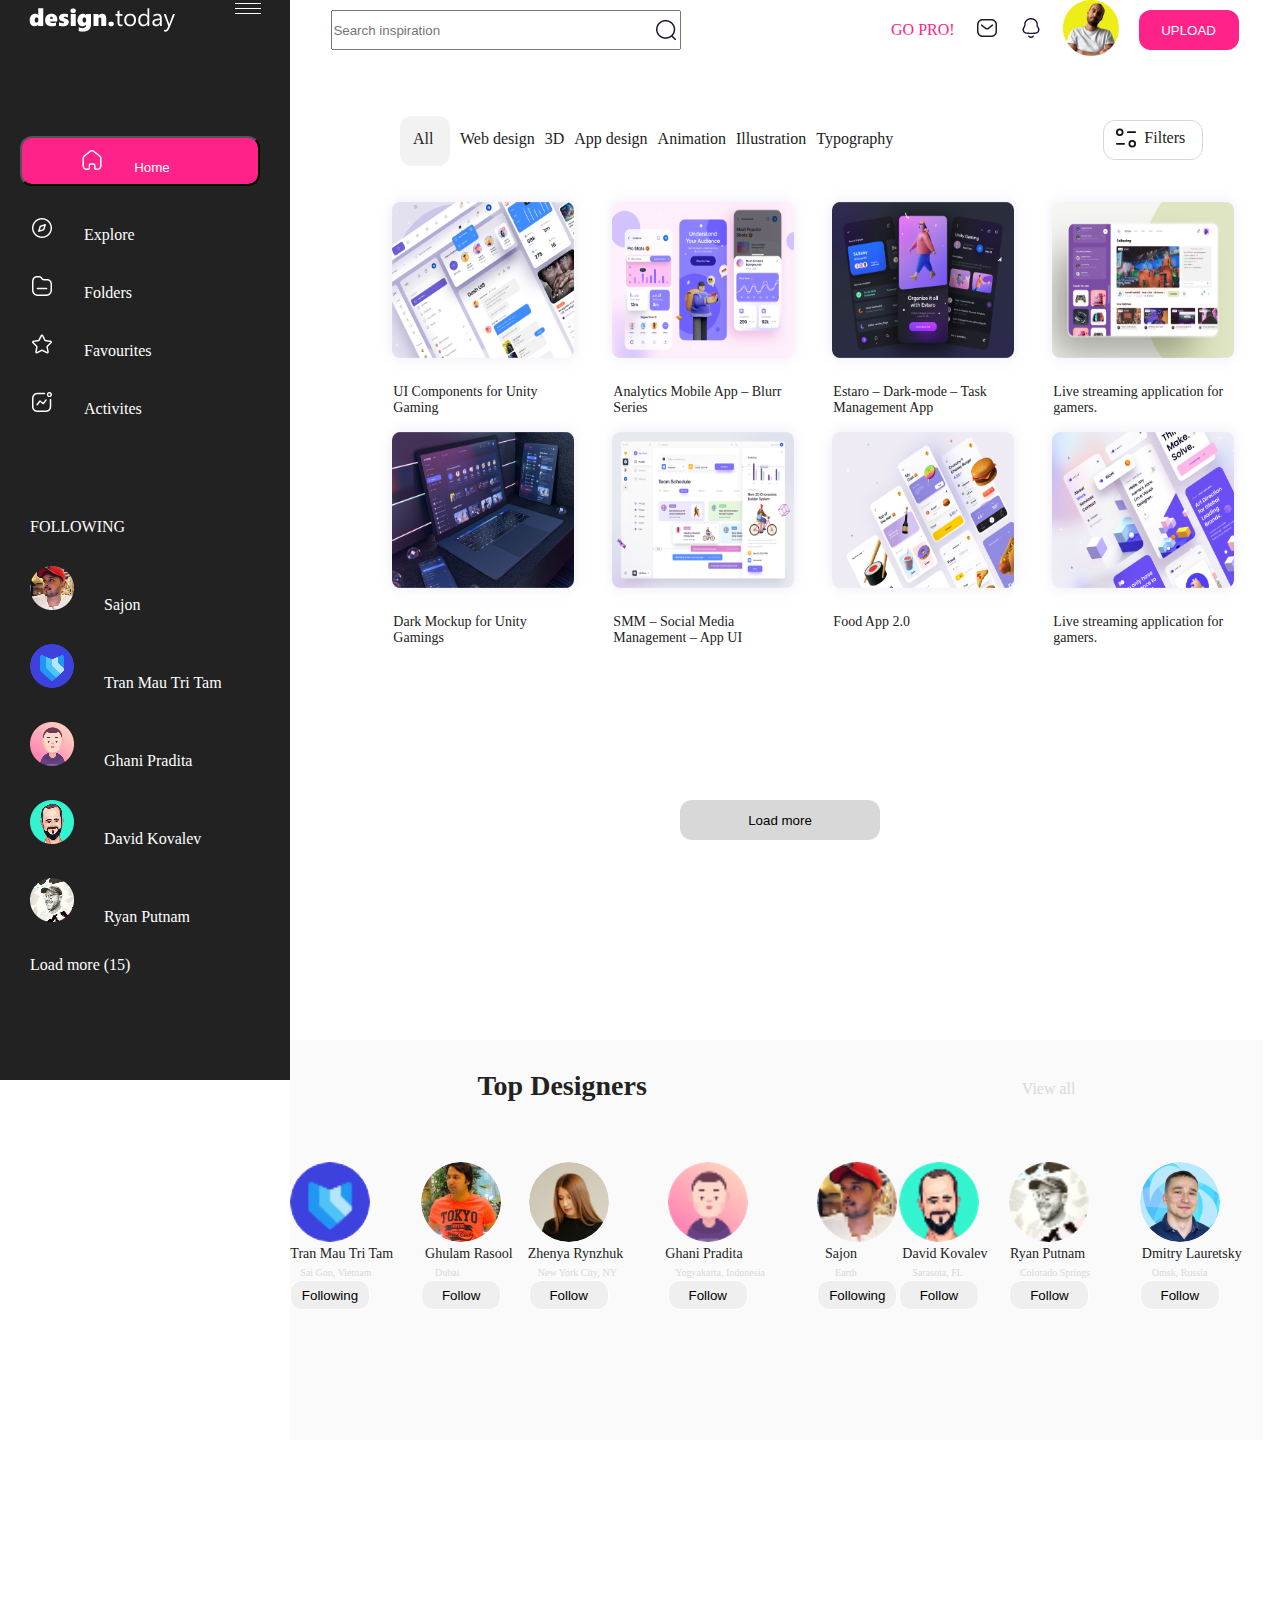
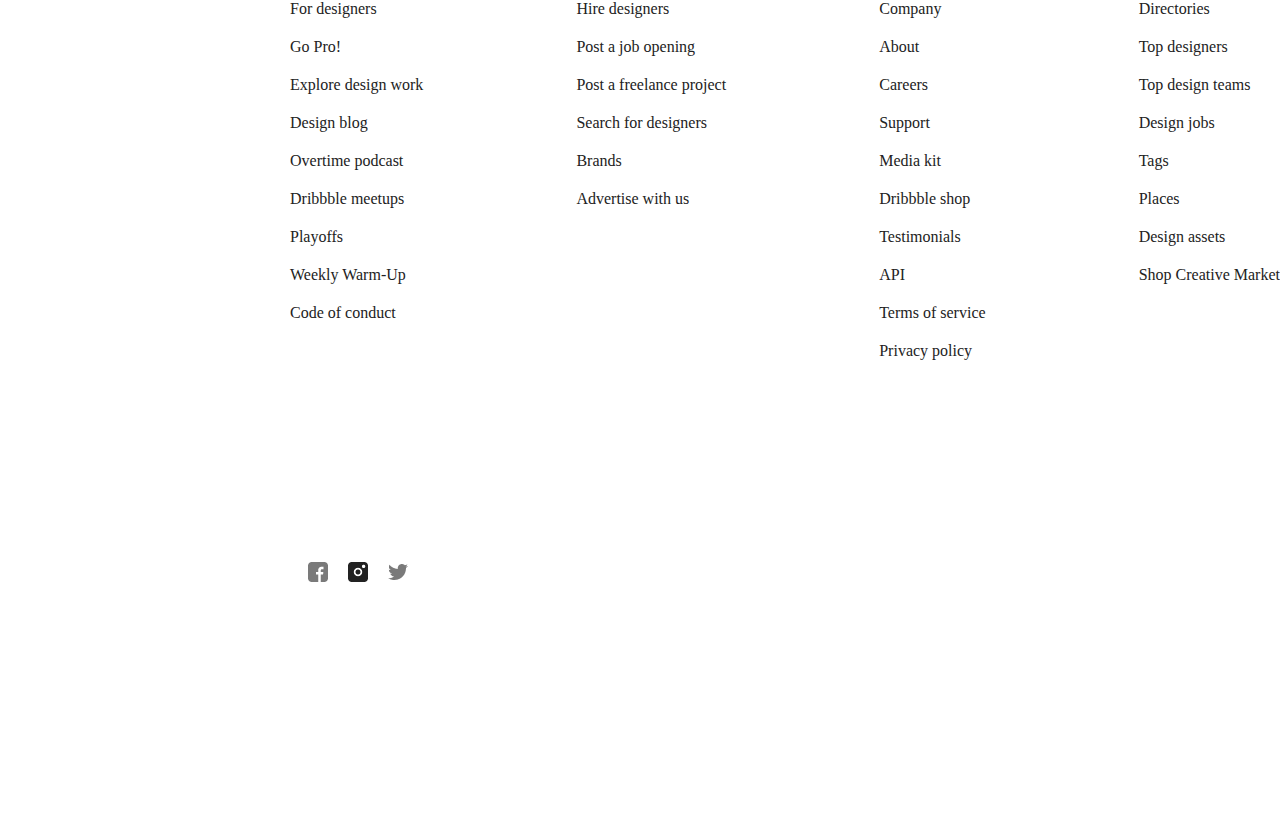
<file: index.html>
<!DOCTYPE html>
<html lang="en">
  <head>
    <meta charset="UTF-8" />
    <meta http-equiv="X-UA-Compatible" content="IE=edge" />
    <meta name="viewport" content="width=device-width, initial-scale=1.0" />
    <meta name="description" content="Shualeduri" />
    <meta name="google" content="nopagereadaloud" />
    <meta name="googlebot" content="notranslate" />
    <meta name="google" content="nositelinkssearchbox" />
    <meta
      property="og:url"
      content="http://www.nytimes.com/2015/02/19/arts/international/when-great-minds-dont-think-alike.html"
    />
    <meta property="og:type" content="Shualeduri" />
    <meta property="og:title" content="Shualeduri" />
    <meta property="og:description" content="Shualeduri" />
    <meta property="og:image" content="image" />
    <title>Shualeduri</title>
    <link rel="stylesheet" href="style.css" />
  </head>
  <body>
    <div class="sidebar">
      <div class="top-menu">
        <a href="#"><img src="images/design.today.png" alt="" /></a>
        <a href="#"><img src="images/Group 7.png" alt="" /></a>
      </div>
      <div class="mid-menu">
        <nav>
          <ul>
            <li>
              <button class="home-btn" id="home-btn">
                <img src="images/Component 5 – 2.png" alt="" /><span>Home</span>
              </button>
            </li>
            <li>
              <a href="#"
                ><img src="images/Component 3 – 2.png" alt="" /><span
                  >Explore</span
                ></a
              >
            </li>
            <li>
              <a href="#"
                ><img src="images/Component 4 – 2.png" alt="" /><span
                  >Folders</span
                ></a
              >
            </li>
            <li>
              <a href="#"
                ><img src="images/Component 8 – 2.png" alt="" /><span
                  >Favourites</span
                ></a
              >
            </li>
            <li>
              <a href="#"
                ><img src="images/Component 1 – 2.png" alt="" /><span
                  >Activites</span
                ></a
              >
            </li>
          </ul>
        </nav>
        <div class="bottom-menu">
          <span>FOLLOWING</span>
          <nav>
            <ul>
              <li>
                <a href="#"
                  ><img src="images/Rectangle 40.png" alt="" /><span
                    >Sajon</span
                  ></a
                >
              </li>
              <li>
                <a href="#"
                  ><img src="images/Rectangle 41.png" alt="" /><span
                    >Tran Mau Tri Tam</span
                  >
                </a>
              </li>
              <li>
                <a href="#"
                  ><img src="images/Rectangle 42.png" alt="" /><span
                    >Ghani Pradita</span
                  ></a
                >
              </li>
              <li>
                <a href="#"
                  ><img src="images/Rectangle 43.png" alt="" /><span
                    >David Kovalev</span
                  ></a
                >
              </li>
              <li>
                <a href="#"
                  ><img src="images/Rectangle 44.png" alt="" /><span
                    >Ryan Putnam</span
                  ></a
                >
              </li>
            </ul>
          </nav>
          <span>Load more (15)</span>
        </div>
      </div>
    </div>
    <header>
      <input type="text" placeholder="Search inspiration" class="search-bar" />
      <img src="images/Component 9 – 2.png" alt="" class="search-icon" />
      <nav>
        <ul class="header-nav">
          <li class="header-li"><a href="#" class="nav-text"> GO PRO!</a></li>
          <li class="header-li">
            <a href="#"
              ><img src="images/Component 11 – 2.png" alt="email"
            /></a>
          </li>
          <li class="header-li">
            <a href="#"><img src="images/Component 7 – 2.png" alt="bell" /></a>
          </li>
          <li class="header-li">
            <a
              href="file:///C:/Users/ASUS/Desktop/Shualeduri/Shualeduri/inner.html"
              target="_self"
              ><img src="images/Group 33.png" alt="profile icon"
            /></a>
          </li>
          <li class="header-li"><button class="upload-btn">UPLOAD</button></li>
        </ul>
      </nav>
    </header>
    <main>
      <section class="images">
        <nav class="section-nav">
          <ul class="section-list">
            <li>
              <div class="all">
                <a href="#" class="section-list-items all-item">All</a>
              </div>
            </li>
            <li><a href="#" class="section-list-items">Web design</a></li>
            <li><a href="#" class="section-list-items">3D</a></li>
            <li><a href="#" class="section-list-items">App design</a></li>
            <li><a href="#" class="section-list-items">Animation</a></li>
            <li><a href="#" class="section-list-items">Illustration</a></li>
            <li><a href="#" class="section-list-items">Typography</a></li>
          </ul>
          <div class="filter-box">
            <a href="#">
              <img src="images/Group 18.svg" alt="" class="filters-img" />
              <span class="filters">Filters</span>
            </a>
          </div>
        </nav>
        <div class="images-part">
          <div>
            <img src="images/Rectangle 45.png" alt="" class="img" />
            <p>UI Components for Unity Gaming</p>
          </div>
          <div>
            <img src="images/Rectangle 46.png" alt="" class="img first-img" />
            <p>Analytics Mobile App – Blurr Series</p>
          </div>
          <div>
            <img src="images/Rectangle 47.png" alt="" class="img" />
            <p>Estaro – Dark-mode – Task Management App</p>
          </div>
          <div>
            <img src="images/Rectangle 48.png" alt="" class="img" />
            <p>Live streaming application for gamers.</p>
          </div>
          <div>
            <img src="images/Rectangle 49.png" alt="" class="img" />
            <p>Dark Mockup for Unity Gamings</p>
          </div>
          <div>
            <img src="images/Rectangle 50.png" alt="" class="img" />
            <p>SMM – Social Media Management – App UI</p>
          </div>
          <div>
            <img src="images/Rectangle 51.png" alt="" class="img" />
            <p>Food App 2.0</p>
          </div>
          <div>
            <img src="images/Rectangle 52.png" alt="" class="img" />
            <p>Live streaming application for gamers.</p>
          </div>
        </div>
      </section>
      <button class="section-btn">Load more</button>
      <section class="designers">
        <div class="designers-header">
          <h2>Top Designers</h2>
          <a href="#" class="designers-header-span"> View all </a>
        </div>
        <div class="designers-flex">
          <div>
            <img src="images/Rectangle 41.png" alt="" class="designers-img" />
            <p class="designers-p">Tran Mau Tri Tam</p>
            <span class="designers-span">Sai Gon, Vietnam</span>
            <button class="designers-btn">Following</button>
          </div>
          <div>
            <img src="images/Rectangle 69.png" alt="" class="designers-img" />
            <p class="designers-p">Ghulam Rasool</p>
            <span class="designers-span">Dubai</span>
            <button class="designers-btn">Follow</button>
          </div>
          <div>
            <img src="images/Rectangle 66.png" alt="" class="designers-img" />
            <p class="designers-p">Zhenya Rynzhuk</p>
            <span class="designers-span">New York City, NY</span>
            <button class="designers-btn">Follow</button>
          </div>
          <div>
            <img src="images/Rectangle 42.png" alt="" class="designers-img" />
            <p class="designers-p">Ghani Pradita</p>
            <span class="designers-span">Yogyakarta, Indonesia</span>
            <button class="designers-btn">Follow</button>
          </div>
          <div>
            <img src="images/Rectangle 40.png" alt="" class="designers-img" />
            <p class="designers-p">Sajon</p>
            <span class="designers-span">Earth</span>
            <button class="designers-btn">Following</button>
          </div>
          <div>
            <img src="images/Rectangle 43.png" alt="" class="designers-img" />
            <p class="designers-p">David Kovalev</p>
            <span class="designers-span">Sarasota, FL</span>
            <button class="designers-btn">Follow</button>
          </div>
          <div>
            <img src="images/Rectangle 44.png" alt="" class="designers-img" />
            <p class="designers-p">Ryan Putnam</p>
            <span class="designers-span">Colorado Springs</span>
            <button class="designers-btn">Follow</button>
          </div>
          <div>
            <img src="images/Rectangle 72.png" alt="" class="designers-img" />
            <p class="designers-p">Dmitry Lauretsky</p>
            <span class="designers-span">Omsk, Russia</span>
            <button class="designers-btn">Follow</button>
          </div>
        </div>
      </section>
    </main>
    <footer>
      <div class="footer-div">
        <div>
          <a href="#" class="footer-link first-links" id="first-footer-link"
            >For designers</a
          >
          <a href="#" class="footer-link first-links">Go Pro! </a>
          <a href="#" class="footer-link first-links">Explore design work</a>
          <a href="#" class="footer-link first-links">Design blog</a>
          <a href="#" class="footer-link first-links">Overtime podcast </a>
          <a href="#" class="footer-link first-links">Dribbble meetups</a>
          <a href="#" class="footer-link first-links">Playoffs</a>
          <a href="#" class="footer-link first-links">Weekly Warm-Up</a>
          <a href="#" class="footer-link first-links">Code of conduct</a>
        </div>
        <div>
          <a href="#" class="footer-link second-links">Hire designers</a>
          <a href="#" class="footer-link second-links">Post a job opening</a>
          <a href="#" class="footer-link second-links"
            >Post a freelance project</a
          >
          <a href="#" class="footer-link second-links">Search for designers</a>
          <a href="#" class="footer-link second-links">Brands</a>
          <a href="#" class="footer-link second-links">Advertise with us</a>
        </div>
        <div>
          <a href="#" class="footer-link third-links">Company</a>
          <a href="#" class="footer-link third-links">About</a>
          <a href="#" class="footer-link third-links">Careers</a>
          <a href="#" class="footer-link third-links">Support</a>
          <a href="#" class="footer-link third-links">Media kit</a>
          <a href="#" class="footer-link third-links">Dribbble shop</a>
          <a href="#" class="footer-link third-links">Testimonials </a>
          <a href="#" class="footer-link third-links">API</a>
          <a href="#" class="footer-link third-links">Terms of service</a>
          <a href="#" class="footer-link third-links">Privacy policy</a>
        </div>
        <div>
          <a href="#" class="footer-link fourth-links">Directories</a>
          <a href="#" class="footer-link fourth-links">Top designers</a>
          <a href="#" class="footer-link fourth-links">Top design teams</a>
          <a href="#" class="footer-link fourth-links">Design jobs</a>
          <a href="#" class="footer-link fourth-links">Tags</a>
          <a href="#" class="footer-link fourth-links">Places</a>
          <a href="#" class="footer-link fourth-links">Design assets</a>
          <a href="#" class="footer-link fourth-links">Shop Creative Market</a>
        </div>
      </div>
      <div class="footer-logos">
        <a href="#" class="footer-logo">
          <img src="images/Component 12 – 2.png" alt="" />
        </a>
        <a href="#" class="footer-logo">
          <img src="images/Component 13 – 2.png" alt="" />
        </a>
        <a href="#" class="footer-logo">
          <img src="images/Component 14 – 2.png" alt="" />
        </a>
      </div>
    </footer>
  </body>
</html>
</file>
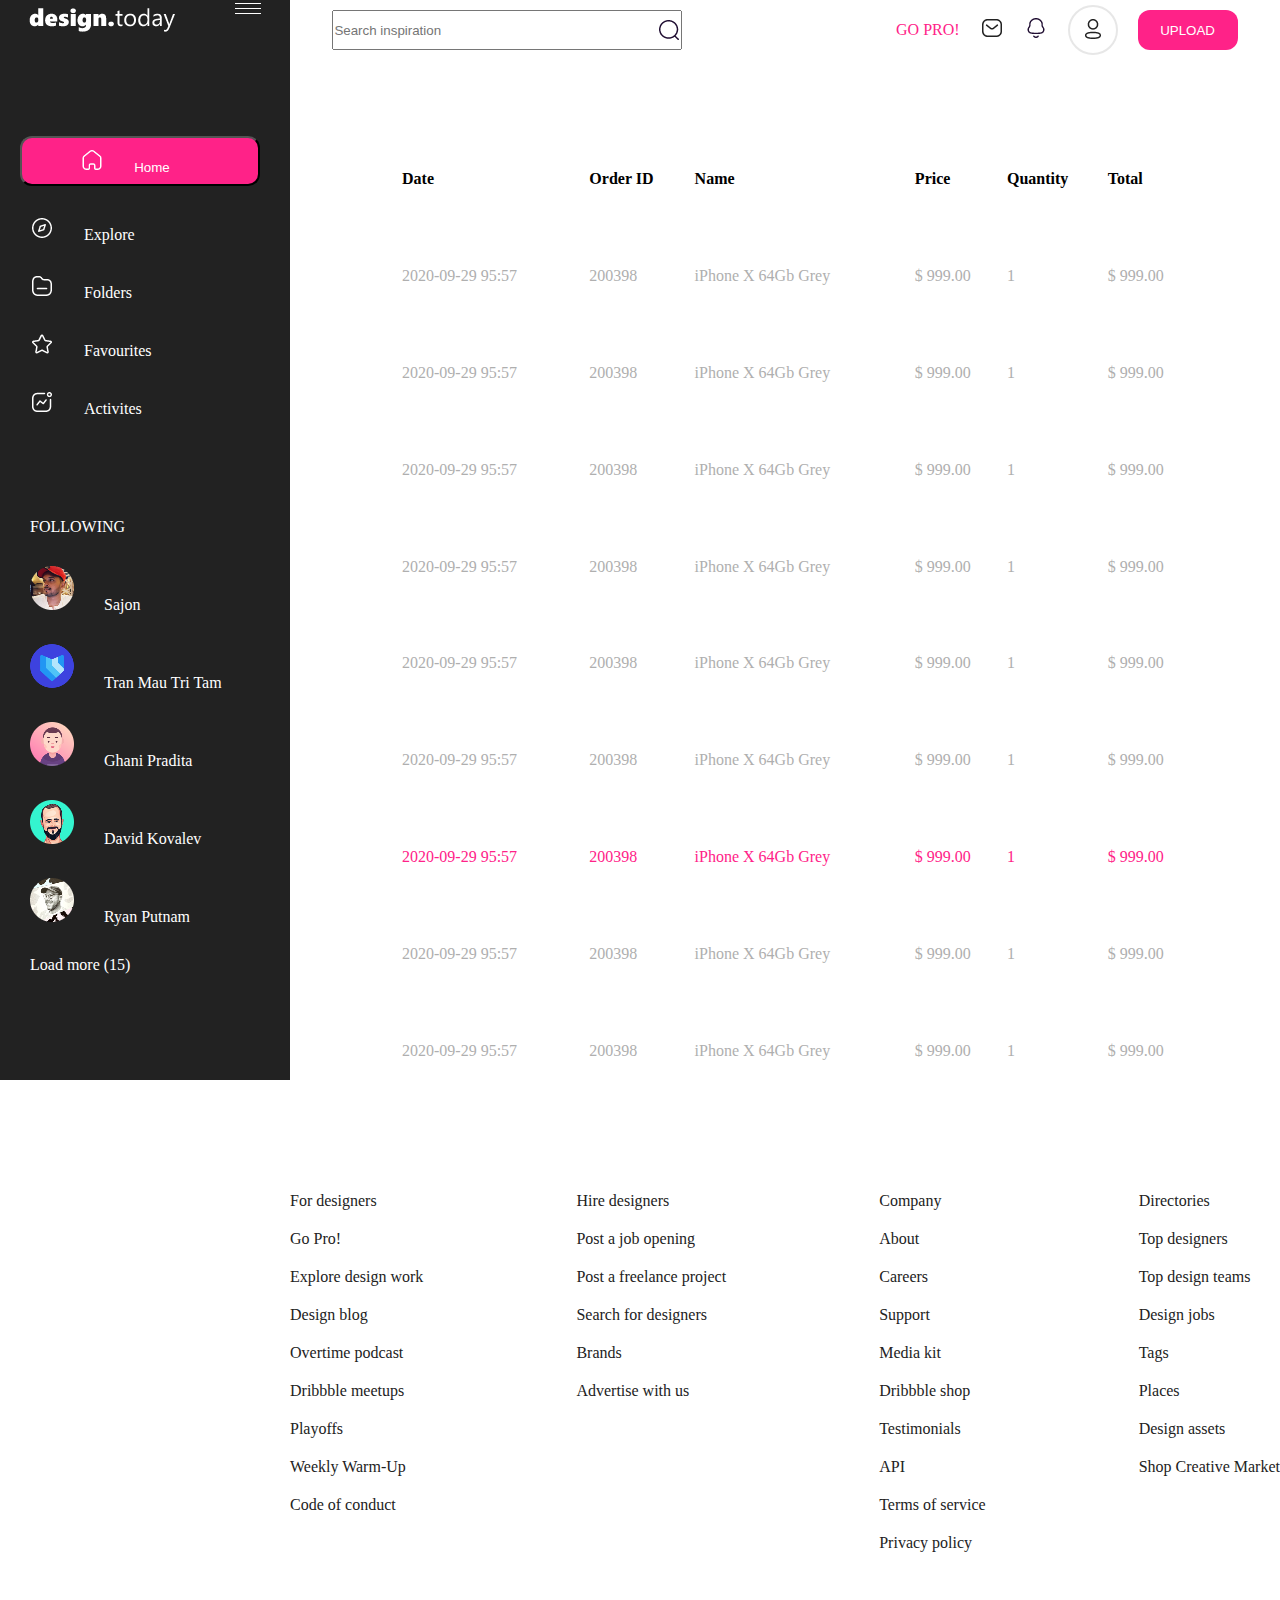
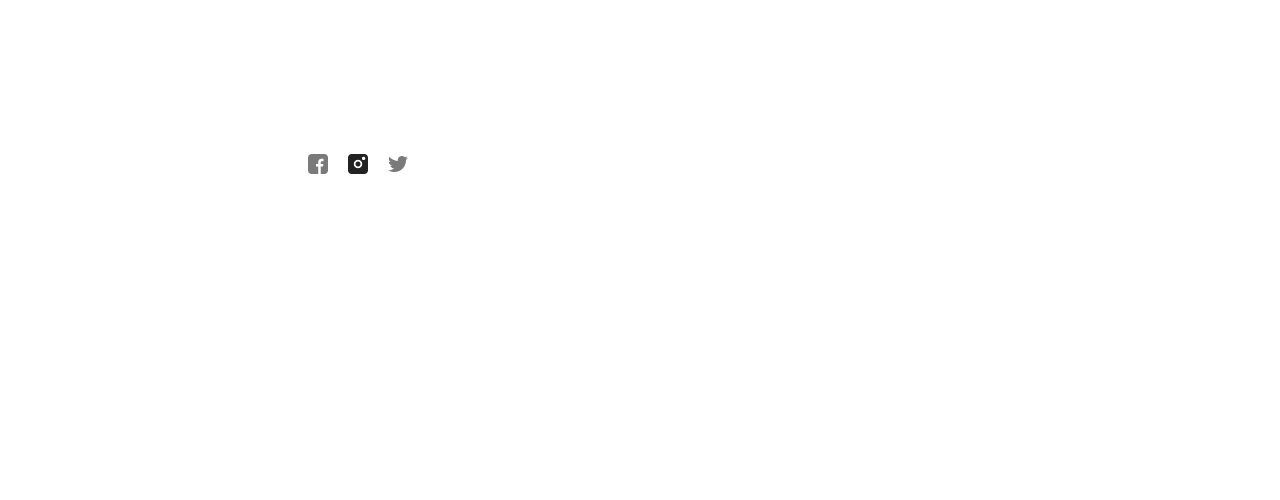
<file: inner.html>
<!DOCTYPE html>
<html lang="en">
  <head>
    <meta charset="UTF-8" />
    <meta http-equiv="X-UA-Compatible" content="IE=edge" />
    <meta name="viewport" content="width=device-width, initial-scale=1.0" />
    <title>Shualeduri/inner</title>
    <link rel="stylesheet" href="inner.css" />
  </head>
  <body>
    <div class="sidebar">
      <div class="top-menu">
        <a href="#"><img src="images/design.today.png" alt="" /></a>
        <a href="#"><img src="images/Group 7.png" alt="" /></a>
      </div>
      <div class="mid-menu">
        <nav>
          <ul>
            <li>
              <button class="home-btn" id="home-btn">
                <img src="images/Component 5 – 2.png" alt="" /><span>Home</span>
              </button>
            </li>
            <li>
              <a href="#"
                ><img src="images/Component 3 – 2.png" alt="" /><span
                  >Explore</span
                ></a
              >
            </li>
            <li>
              <a href="#"
                ><img src="images/Component 4 – 2.png" alt="" /><span
                  >Folders</span
                ></a
              >
            </li>
            <li>
              <a href="#"
                ><img src="images/Component 8 – 2.png" alt="" /><span
                  >Favourites</span
                ></a
              >
            </li>
            <li>
              <a href="#"
                ><img src="images/Component 1 – 2.png" alt="" /><span
                  >Activites</span
                ></a
              >
            </li>
          </ul>
        </nav>
        <div class="bottom-menu">
          <span>FOLLOWING</span>
          <nav>
            <ul>
              <li>
                <a href="#"
                  ><img src="images/Rectangle 40.png" alt="" /><span
                    >Sajon</span
                  ></a
                >
              </li>
              <li>
                <a href="#"
                  ><img src="images/Rectangle 41.png" alt="" /><span
                    >Tran Mau Tri Tam</span
                  >
                </a>
              </li>
              <li>
                <a href="#"
                  ><img src="images/Rectangle 42.png" alt="" /><span
                    >Ghani Pradita</span
                  ></a
                >
              </li>
              <li>
                <a href="#"
                  ><img src="images/Rectangle 43.png" alt="" /><span
                    >David Kovalev</span
                  ></a
                >
              </li>
              <li>
                <a href="#"
                  ><img src="images/Rectangle 44.png" alt="" /><span
                    >Ryan Putnam</span
                  ></a
                >
              </li>
            </ul>
          </nav>
          <span>Load more (15)</span>
        </div>
      </div>
    </div>
    <header>
      <input type="text" placeholder="Search inspiration" class="search-bar" />
      <img src="images/Component 9 – 2.png" alt="" class="search-icon" />
      <nav>
        <ul class="header-nav">
          <li class="header-li"><a href="#" class="nav-text"> GO PRO!</a></li>
          <li class="header-li">
            <a href="#"
              ><img src="images/Component 11 – 2.png" alt="email"
            /></a>
          </li>
          <li class="header-li">
            <a href="#"><img src="images/Component 7 – 2.png" alt="bell" /></a>
          </li>
          <li class="header-li">
            <div class="profile">
              <a
                href="file:///C:/Users/ASUS/Desktop/Shualeduri/Shualeduri/index.html#"
                target="_self"
              >
                <img
                  src="images/Group 79.png"
                  alt="profile icon"
                  class="profile-icon"
              /></a>
            </div>
          </li>
          <li class="header-li"><button class="upload-btn">UPLOAD</button></li>
        </ul>
      </nav>
    </header>
    <section>
      <table>
        <tr>
          <th>Date</th>
          <th>Order ID</th>
          <th>Name</th>
          <th>Price</th>
          <th>Quantity</th>
          <th>Total</th>
        </tr>
        <tr>
          <td>2020-09-29 95:57</td>
          <td>200398</td>
          <td>iPhone X 64Gb Grey</td>
          <td>$ 999.00</td>
          <td>1</td>
          <td>$ 999.00</td>
        </tr>
        <tr>
          <td>2020-09-29 95:57</td>
          <td>200398</td>
          <td>iPhone X 64Gb Grey</td>
          <td>$ 999.00</td>
          <td>1</td>
          <td>$ 999.00</td>
        </tr>
        <tr>
          <td>2020-09-29 95:57</td>
          <td>200398</td>
          <td>iPhone X 64Gb Grey</td>
          <td>$ 999.00</td>
          <td>1</td>
          <td>$ 999.00</td>
        </tr>
        <tr>
          <td>2020-09-29 95:57</td>
          <td>200398</td>
          <td>iPhone X 64Gb Grey</td>
          <td>$ 999.00</td>
          <td>1</td>
          <td>$ 999.00</td>
        </tr>
        <tr>
          <td>2020-09-29 95:57</td>
          <td>200398</td>
          <td>iPhone X 64Gb Grey</td>
          <td>$ 999.00</td>
          <td>1</td>
          <td>$ 999.00</td>
        </tr>
        <tr>
          <td>2020-09-29 95:57</td>
          <td>200398</td>
          <td>iPhone X 64Gb Grey</td>
          <td>$ 999.00</td>
          <td>1</td>
          <td>$ 999.00</td>
        </tr>
        <tr>
          <td class="pink-row">2020-09-29 95:57</td>
          <td class="pink-row">200398</td>
          <td class="pink-row">iPhone X 64Gb Grey</td>
          <td class="pink-row">$ 999.00</td>
          <td class="pink-row">1</td>
          <td class="pink-row">$ 999.00</td>
        </tr>
        <tr>
          <td>2020-09-29 95:57</td>
          <td>200398</td>
          <td>iPhone X 64Gb Grey</td>
          <td>$ 999.00</td>
          <td>1</td>
          <td>$ 999.00</td>
        </tr>
        <tr>
          <td>2020-09-29 95:57</td>
          <td>200398</td>
          <td>iPhone X 64Gb Grey</td>
          <td>$ 999.00</td>
          <td>1</td>
          <td>$ 999.00</td>
        </tr>
      </table>
    </section>
    <footer>
      <div class="footer-div">
        <div>
          <a href="#" class="footer-link first-links" id="first-footer-link"
            >For designers</a
          >
          <a href="#" class="footer-link first-links">Go Pro! </a>
          <a href="#" class="footer-link first-links">Explore design work</a>
          <a href="#" class="footer-link first-links">Design blog</a>
          <a href="#" class="footer-link first-links">Overtime podcast </a>
          <a href="#" class="footer-link first-links">Dribbble meetups</a>
          <a href="#" class="footer-link first-links">Playoffs</a>
          <a href="#" class="footer-link first-links">Weekly Warm-Up</a>
          <a href="#" class="footer-link first-links">Code of conduct</a>
        </div>
        <div>
          <a href="#" class="footer-link second-links">Hire designers</a>
          <a href="#" class="footer-link second-links">Post a job opening</a>
          <a href="#" class="footer-link second-links"
            >Post a freelance project</a
          >
          <a href="#" class="footer-link second-links">Search for designers</a>
          <a href="#" class="footer-link second-links">Brands</a>
          <a href="#" class="footer-link second-links">Advertise with us</a>
        </div>
        <div>
          <a href="#" class="footer-link third-links">Company</a>
          <a href="#" class="footer-link third-links">About</a>
          <a href="#" class="footer-link third-links">Careers</a>
          <a href="#" class="footer-link third-links">Support</a>
          <a href="#" class="footer-link third-links">Media kit</a>
          <a href="#" class="footer-link third-links">Dribbble shop</a>
          <a href="#" class="footer-link third-links">Testimonials </a>
          <a href="#" class="footer-link third-links">API</a>
          <a href="#" class="footer-link third-links">Terms of service</a>
          <a href="#" class="footer-link third-links">Privacy policy</a>
        </div>
        <div>
          <a href="#" class="footer-link fourth-links">Directories</a>
          <a href="#" class="footer-link fourth-links">Top designers</a>
          <a href="#" class="footer-link fourth-links">Top design teams</a>
          <a href="#" class="footer-link fourth-links">Design jobs</a>
          <a href="#" class="footer-link fourth-links">Tags</a>
          <a href="#" class="footer-link fourth-links">Places</a>
          <a href="#" class="footer-link fourth-links">Design assets</a>
          <a href="#" class="footer-link fourth-links">Shop Creative Market</a>
        </div>
      </div>
      <div class="footer-logos">
        <a href="#" class="footer-logo">
          <img src="images/Component 12 – 2.png" alt="" />
        </a>
        <a href="#" class="footer-logo">
          <img src="images/Component 13 – 2.png" alt="" />
        </a>
        <a href="#" class="footer-logo">
          <img src="images/Component 14 – 2.png" alt="" />
        </a>
      </div>
    </footer>
  </body>
</html>
</file>
<file: style.css>
*{
    margin: 0;
    padding: 0;
    box-sizing: border-box;
    text-decoration: none;
    list-style: none;
}

body{
    display: grid;
    grid-template-columns: 290px auto;
}

.sidebar{
    background-color:  #222222;
    height: 1080px;
}


span{
    color: #FFFFFF;
    margin: 30px;
}

.home-btn{
    color: #FFFFFF;
    background-color: #FF2288;
    width: 240px;
    height: 50px;
    border-radius: 12px;
}

.top-menu{
    display: flex;
    justify-content: space-around;
}

.mid-menu{
    margin-top: 100px;
}

div.mid-menu li{
    margin: 30px;
}

.bottom-menu{
    margin-top: 100px;
}

#home-btn{
    margin-left: -10px;
}

header{
    display: flex;
    height: 60px;
    justify-content: space-around;
    align-items: center;
}

.header-nav{
    display: flex;
    flex-direction: row;
    align-items: center;
}

.header-li{
    margin-left: 20px;
}

.search-bar{
    height: 40px;
    width: 350px;
}

.search-icon{
    position: relative;
    right: 110px;
}

.nav-text{
    color: #FF2288;
}

.upload-btn{
    width: 100px;
    height: 40px;
    background-color: #FF2288;
    border-radius: 12px;
    color:#FFFFFF;
    border: 0px;
}

.images{
    position: relative;
    left: 400px;
    bottom: 1000px;
    display: flex;
    flex-direction: row;
}

.section-list{
    display: flex;
    flex-direction: row;
}

.section-list-items{
    margin-left: 10px;
    white-space: nowrap;
    color: #222222;
}

.filters{
    color: #222222;
    position: relative;
    bottom: 20px;
    left: 10px;
}

.filter-box{
    position: relative;
    border-radius: 12px;
    border: 1px solid #D8D8D8;
    width: 100px;
    height: 40px;
    margin-left: 10px;
    bottom: 10px;
    left: 200px;
}

.section-nav{
    display: flex;
    justify-content: space-around;
    margin-top: 50px;
}

.all{
    width: 50px;
    height: 50px;
    border-radius: 12px;
    background-color: #F2F2F2;
    position: relative;
    bottom: 14px;
}

.all-item{
    position: absolute;
    top: 14px;
    left: 3px;
}

.filters-img{
    position: relative;
    top: 5px;
    left: 10px;
}

.images-part{
    position: relative;
    right: 630px;
    top: 50px;
    display: grid;
    grid-template-columns: 200px 200px 200px 200px;
    grid-template-rows: 180px 180px 180px 180px;
    grid-column-gap: 20px;
    grid-row-gap: 50px;
    margin-top: 50px;
}

.img{
    width: 220px;
    height: 200px;
}

p{
    color: #222222;
    margin-left: 20px; 
    font-size: 14px;
}

.section-btn{
    width: 200px;
    height: 40px;
    background-color: #D8D8D8;
    border-radius: 12px;
    border: 0px;
    position: relative;
    bottom: 1200px;
    left: 680px;
}

.designers{
    background-color: #FAFAFA;
    width: 973px;
    height: 400px;
    position: relative;
    bottom: 1000px;
    left: 290px;
}

h2{
    color: #222222;
    font-size: 28px;
    padding-top: 30px;
}

.designers-header-span{
    color:#D8D8D8;
    padding-top: 40px;
}

.designers-header{
    display: flex;
    flex-direction: row;
    justify-content: space-around;
}

.designers-img{
    width: 80px;
    height: 80px;
    border-radius: 100px;
}

.designers-p{
    color: #222222;
    font-size: 14px;
    position: relative;
    right: 15%;
}

.designers-span{
    color: #D8D8D8;
    font-size: 10px;
    position: relative;
    right: 15%;
}

.designers-btn{
    width: 80px;
    height: 30px;
    border-radius: 12px;
    border: 1px solid white;
    display: block;
}

.designers-flex{
    display: flex;
    margin-top: 60px;
}

.footer-link{
    color: #222222;
    position: relative;
    top: 500px;
    font-size: 16px;
}

.first-links{
    display: flex;
    flex-direction: column;
    margin-top: 20px;
}

.second-links{
    display: flex;
    flex-direction: column;
    margin-top: 20px;
}

.third-links{
    display: flex;
    flex-direction: column;
    margin-top: 20px;
}

.fourth-links{
    display: flex;
    flex-direction: column;
    margin-top: 20px;
}

.footer-div{
    display: flex;
    justify-content: space-between;
}

.footer-logos{
    position: relative;
    top: 700px;
    display: flex;
}

.footer-logo{
    margin-left: 16px;
}
</file>
<file: inner.css>
*{
    margin: 0;
    padding: 0;
    box-sizing: border-box;
    text-decoration: none;
    list-style: none;
}

body{
    display: grid;
    grid-template-columns: 290px auto;
}

.sidebar{
    background-color:  #222222;
    height: 1080px;
}


span{
    color: #FFFFFF;
    margin: 30px;
}

.home-btn{
    color: #FFFFFF;
    background-color: #FF2288;
    width: 240px;
    height: 50px;
    border-radius: 12px;
}

.top-menu{
    display: flex;
    justify-content: space-around;
}

.mid-menu{
    margin-top: 100px;
}

div.mid-menu li{
    margin: 30px;
}

.bottom-menu{
    margin-top: 100px;
}

#home-btn{
    margin-left: -10px;
}

header{
    display: flex;
    height: 60px;
    justify-content: space-around;
    align-items: center;
}

.header-nav{
    display: flex;
    flex-direction: row;
    align-items: center;
}

.header-li{
    margin-left: 20px;
}

.search-bar{
    height: 40px;
    width: 350px;
}

.search-icon{
    position: relative;
    right: 110px;
}

.nav-text{
    color: #FF2288;
}

.upload-btn{
    width: 100px;
    height: 40px;
    background-color: #FF2288;
    border-radius: 12px;
    color:#FFFFFF;
    border: 0px;
}

.profile{
    border-radius: 28px;
    border: 2px solid #E7E7E7;
    background-color: #E7E7E700;
    width: 50px;
    height: 50px;
}

.profile-icon{
    position: relative;
    top: 22%;
    left: 24%;
}

table{
    position: relative;
    margin-top: 50px;
    bottom: 1000px;
    left: 400px;
    width: 800px;
    height: 970px;
}

tr{
    border-bottom: 1px solid black;
}

th{
    text-align: left;
}

td{
    color: #AFAFAF;
}

.pink-row{
    color: #FF2288;
}

.footer-link{
    color: #222222;
    position: relative;
    top: 500px;
    font-size: 16px;
}

.first-links{
    display: flex;
    flex-direction: column;
    margin-top: 20px;
}

.second-links{
    display: flex;
    flex-direction: column;
    margin-top: 20px;
}

.third-links{
    display: flex;
    flex-direction: column;
    margin-top: 20px;
}

.fourth-links{
    display: flex;
    flex-direction: column;
    margin-top: 20px;
}

.footer-div{
    display: flex;
    justify-content: space-between;
}

.footer-logos{
    position: relative;
    top: 700px;
    display: flex;
}

.footer-logo{
    margin-left: 16px;
}

footer{
    position: relative;
    bottom: 40%;
}

tr:hover{
    background-color: #F2F2F2;
    border-radius: 12px;
}

td:hover{
    color: #222222;
}

tr{
    border-bottom: 1px solid gray;
}
</file>
